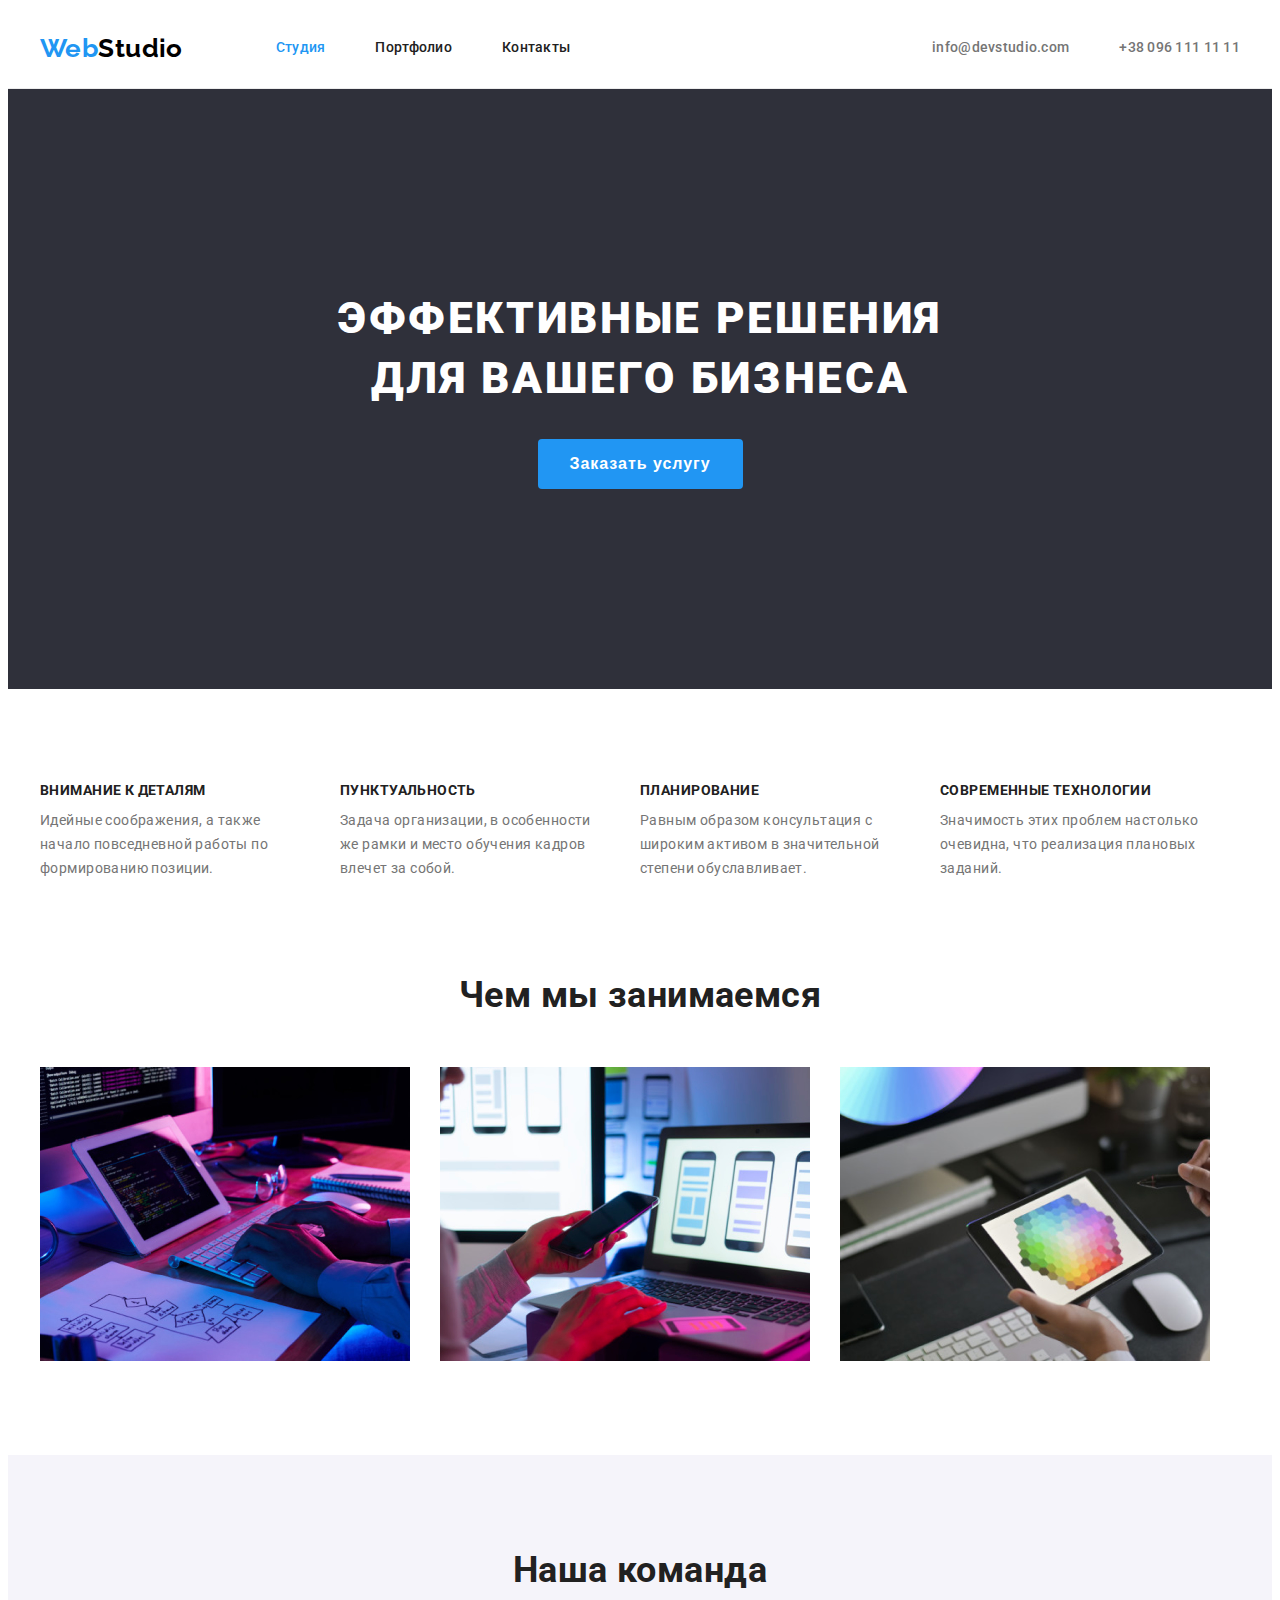
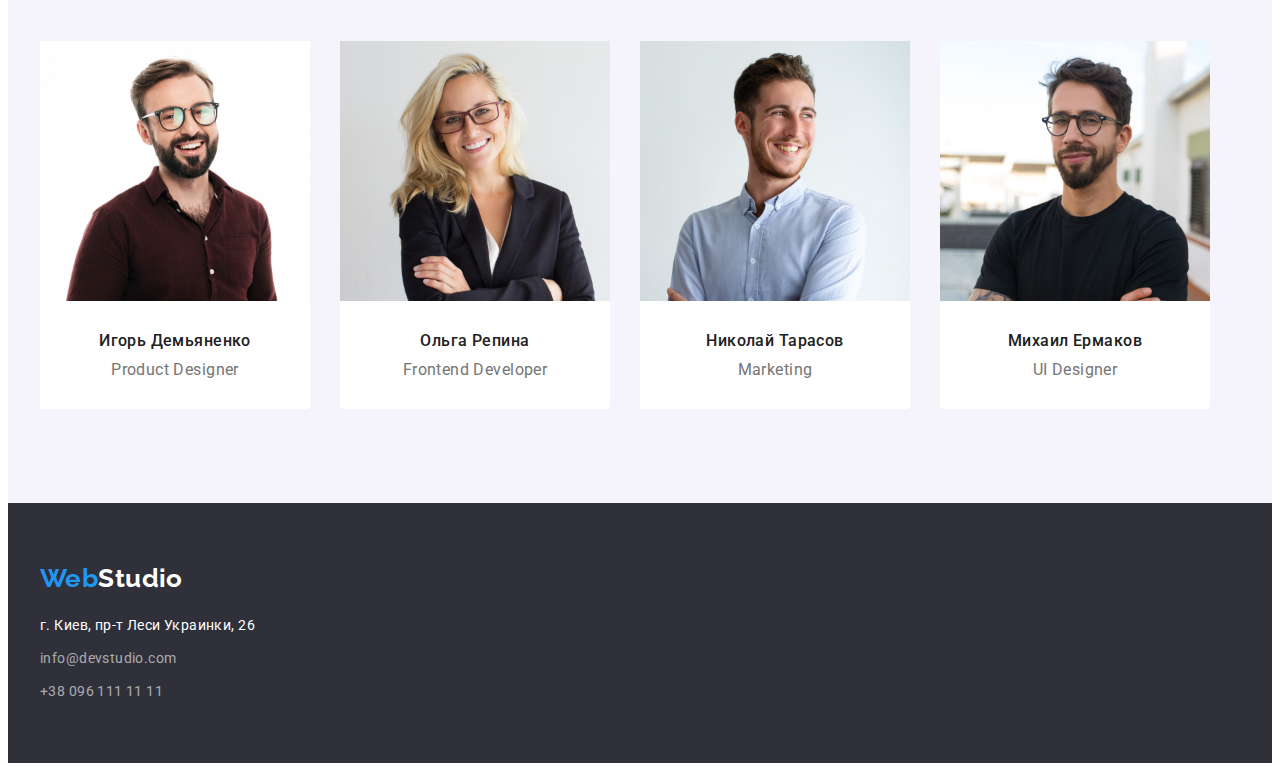
<file: index.html>
<!DOCTYPE html>
<html lang="ru">
   <head>
      <meta charset="UTF-8" />
      <meta http-equiv="X-UA-Compatible" content="IE=edge" />
      <meta name="viewport" content="width=device-width, initial-scale=1.0" />
      <title>Web studio</title>
      <link rel="preconnect" href="https://fonts.googleapis.com" />
      <link rel="preconnect" href="https://fonts.gstatic.com" crossorigin />
      <link
         href="https://fonts.googleapis.com/css2?family=Raleway:wght@700&family=Roboto:wght@400;500;700;900&display=swap"
         rel="stylesheet"
      />
      <link
         rel="stylesheet"
         href="https://cdnjs.cloudflare.com/ajax/libs/modern-normalize/1.1.0/modern-normalize.min.css"
         integrity="sha512-wpPYUAdjBVSE4KJnH1VR1HeZfpl1ub8YT/NKx4PuQ5NmX2tKuGu6U/JRp5y+Y8XG2tV+wKQpNHVUX03MfMFn9Q=="
         crossorigin="anonymous"
         referrerpolicy="no-referrer"
      />
      <link rel="stylesheet" href="./css/styles.css" />
   </head>
   <body>
      <!-- head of title -->
      <header class="header">
         <div class="container header-flex">
            <!-- navigations -->
            <nav class="header-flex">
               <!-- logo -->
               <a class="logo link" href="./index.html">
                  <span class="logo-web">Web</span>Studio
               </a>
               <ul class="list nav-bar">
                  <li class="nav-item">
                     <a class="nav-link current link" href="./index.html">Студия</a>
                  </li>
                  <li class="nav-item">
                     <a class="nav-link link" href="./portfolio.html">Портфолио</a>
                  </li>
                  <li class="nav-item"><a class="nav-link link" href="">Контакты</a></li>
               </ul>
            </nav>
            <!-- address: mail and tel -->
            <ul class="list nav-bar">
               <li class="nav-item">
                  <a class="contact link" href="mailto:info@devstudio.com">info@devstudio.com</a>
               </li>
               <li class="nav-item">
                  <a class="contact link" href="tel:+380961111111">+38 096 111 11 11</a>
               </li>
            </ul>
         </div>
      </header>
      <!-- main content -->
      <main>
         <!-- hero -->
         <section class="hero">
            <div class="container">
               <h1 class="hero-title">Эффективные решения для вашего бизнеса</h1>
               <button class="hero-button" type="button">Заказать услугу</button>
            </div>
         </section>
         <!-- features -->
         <section class="section">
            <div class="container">
               <!--? hide h2 -->
               <h2 class="hide">Преимущества</h2>
               <ul class="list features">
                  <li class="features-item">
                     <h3 class="features-title">Внимание к деталям</h3>
                     <p class="features-text">
                        Идейные соображения, а также начало повседневной работы по формированию
                        позиции.
                     </p>
                  </li>
                  <li class="features-item">
                     <h3 class="features-title">Пунктуальность</h3>
                     <p class="features-text">
                        Задача организации, в особенности же рамки и место обучения кадров влечет за
                        собой.
                     </p>
                  </li>
                  <li class="features-item">
                     <h3 class="features-title">Планирование</h3>
                     <p class="features-text">
                        Равным образом консультация с широким активом в значительной степени
                        обуславливает.
                     </p>
                  </li>
                  <li class="features-item">
                     <h3 class="features-title">Современные технологии</h3>
                     <p class="features-text">
                        Значимость этих проблем настолько очевидна, что реализация плановых заданий.
                     </p>
                  </li>
               </ul>
            </div>
         </section>
         <!-- works -->
         <section class="works-section">
            <div class="container">
               <h2 class="section-title works-title">Чем мы занимаемся</h2>
               <ul class="list works">
                  <li class="works-item">
                     <img src="./images/img-1.jpg" width="370" height="294" alt="разработка ПО" />
                  </li>
                  <li class="works-item">
                     <img
                        src="./images/img-2.jpg"
                        width="370"
                        height="294"
                        alt="разработка макета приложения на смартфон"
                     />
                  </li>
                  <li class="works-item">
                     <img
                        src="./images/img-3.jpg"
                        width="370"
                        height="294"
                        alt="разработка графической части"
                     />
                  </li>
               </ul>
            </div>
         </section>
         <!-- workers -->
         <section class="section worker">
            <div class="container">
               <h2 class="section-title worker-title">Наша команда</h2>
               <ul class="list worker-list">
                  <li class="worker-card">
                     <img
                        width="270"
                        height="260"
                        src="./images/img-4.jpg"
                        alt="фото первого члена команды"
                     />
                     <div class="card">
                        <h3 class="worker-name">Игорь Демьяненко</h3>
                        <p class="worker-position">Product Designer</p>
                     </div>
                  </li>
                  <li class="worker-card">
                     <img
                        width="270"
                        height="260"
                        src="./images/img-5.jpg"
                        alt="фото второго члена команды"
                     />
                     <div class="card">
                        <h3 class="worker-name">Ольга Репина</h3>
                        <p class="worker-position">Frontend Developer</p>
                     </div>
                  </li>
                  <li class="worker-card">
                     <img
                        width="270"
                        height="260"
                        src="./images/img-6.jpg"
                        alt="фото третьего члена команды"
                     />
                     <div class="card">
                        <h3 class="worker-name">Николай Тарасов</h3>
                        <p class="worker-position">Marketing</p>
                     </div>
                  </li>
                  <li class="worker-card">
                     <img
                        width="270"
                        height="260"
                        src="./images/img-7.jpg"
                        alt="фото четвертого члена команды"
                     />
                     <div class="card">
                        <h3 class="worker-name">Михаил Ермаков</h3>
                        <p class="worker-position">UI Designer</p>
                     </div>
                  </li>
               </ul>
            </div>
         </section>
      </main>
      <!-- content of footer -->
      <footer class="footer">
         <div class="container">
            <!-- logo -->
            <a class="logo link" href="./index.html">
               <span class="logo-web">Web</span><span class="logo-studio">Studio</span>
            </a>
            <address class="address">
               <ul class="list">
                  <li class="address-item">
                     <a class="footer-physical link" href="">г. Киев, пр-т Леси Украинки, 26</a>
                  </li>
                  <li class="address-item">
                     <a class="footer-contact link" href="mailto:info@devstudio.com"
                        >info@devstudio.com</a
                     >
                  </li>
                  <li class="address-item">
                     <a class="footer-contact link" href="tel:+380961111111">+38 096 111 11 11</a>
                  </li>
               </ul>
            </address>
         </div>
      </footer>
   </body>
</html>
</file>
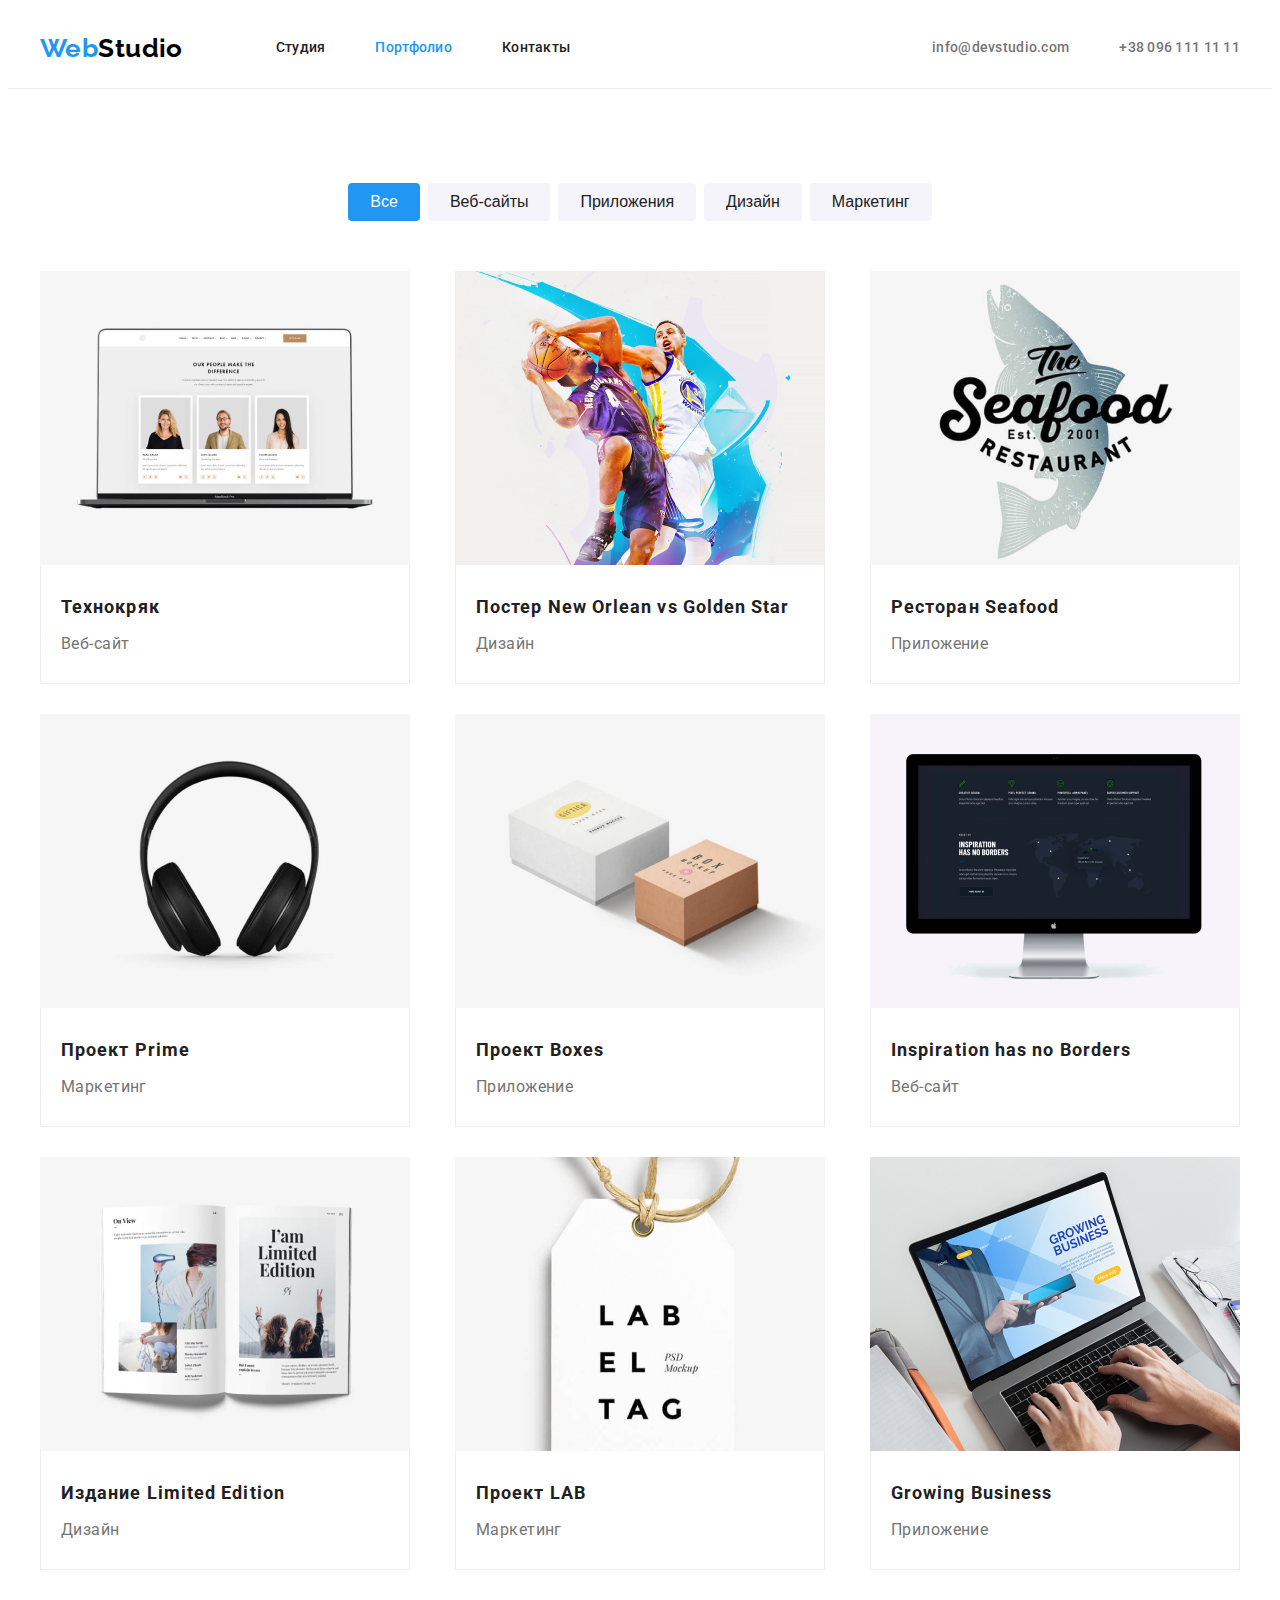
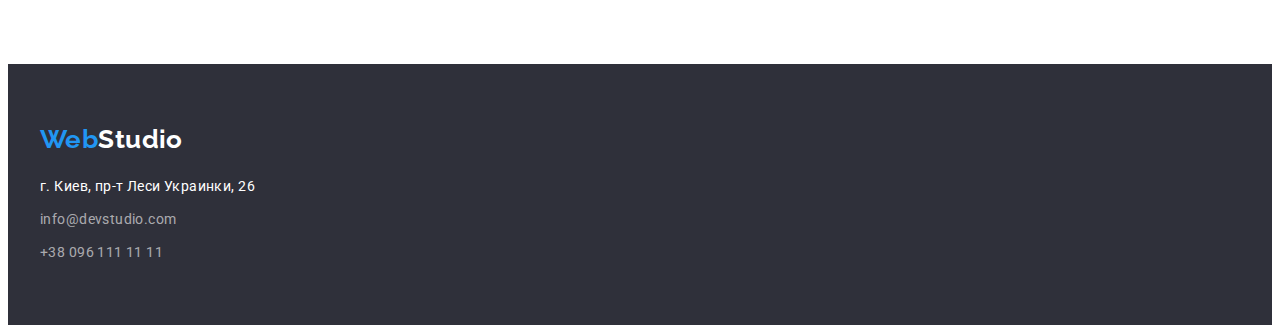
<file: portfolio.html>
<!DOCTYPE html>
<html lang="ru">
   <head>
      <meta charset="UTF-8" />
      <meta http-equiv="X-UA-Compatible" content="IE=edge" />
      <meta name="viewport" content="width=device-width, initial-scale=1.0" />
      <title>Web studio</title>
      <link rel="preconnect" href="https://fonts.googleapis.com" />
      <link rel="preconnect" href="https://fonts.gstatic.com" crossorigin />
      <link
         href="https://fonts.googleapis.com/css2?family=Raleway:wght@700&family=Roboto:wght@400;500;700;900&display=swap"
         rel="stylesheet"
      />
      <link
         rel="stylesheet"
         href="https://cdnjs.cloudflare.com/ajax/libs/modern-normalize/1.1.0/modern-normalize.min.css"
         integrity="sha512-wpPYUAdjBVSE4KJnH1VR1HeZfpl1ub8YT/NKx4PuQ5NmX2tKuGu6U/JRp5y+Y8XG2tV+wKQpNHVUX03MfMFn9Q=="
         crossorigin="anonymous"
         referrerpolicy="no-referrer"
      />
      <link rel="stylesheet" href="./css/styles.css" />
   </head>
   <body>
      <!-- head of title -->
      <header class="header">
         <div class="container header-flex">
            <!-- navigations -->
            <nav class="header-flex">
               <!-- logo -->
               <a class="logo link" href="./index.html">
                  <span class="logo-web">Web</span>Studio
               </a>
               <ul class="list nav-bar">
                  <li class="nav-item">
                     <a class="nav-link link" href="./index.html">Студия</a>
                  </li>
                  <li class="nav-item">
                     <a class="nav-link current link" href="./portfolio.html">Портфолио</a>
                  </li>
                  <li class="nav-item"><a class="nav-link link" href="">Контакты</a></li>
               </ul>
            </nav>
            <!-- address: mail and tel -->
            <ul class="list nav-bar">
               <li class="nav-item">
                  <a class="contact link" href="mailto:info@devstudio.com">info@devstudio.com</a>
               </li>
               <li class="nav-item">
                  <a class="contact link" href="tel:+380961111111">+38 096 111 11 11</a>
               </li>
            </ul>
         </div>
      </header>
      <!-- main content -->
      <main>
         <!-- projects -->
         <section class="section">
            <div class="container">
               <!--? hide h1 -->
               <h1 class="hide">Наши проекты</h1>
               <!-- buttons list -->
               <ul class="list buttons-list">
                  <li class="buttons-item">
                     <button class="project-button active" type="button">Все</button>
                  </li>
                  <li class="buttons-item">
                     <button class="project-button" type="button">Веб-сайты</button>
                  </li>
                  <li class="buttons-item">
                     <button class="project-button" type="button">Приложения</button>
                  </li>
                  <li class="buttons-item">
                     <button class="project-button" type="button">Дизайн</button>
                  </li>
                  <li class="buttons-item">
                     <button class="project-button" type="button">Маркетинг</button>
                  </li>
               </ul>
               <!-- projects list -->
               <ul class="list project-list">
                  <li class="project-card">
                     <a class="link" href="">
                        <img src="./images/card-1.jpg" alt="фото веб-сайта" />
                        <div class="card-container">
                        <h2 class="project-title">Технокряк</h2>
                        <p class="project-text">Веб-сайт</p>
                        </div>
                     </a>
                  </li>
                  <li class="project-card">
                     <a class="link" href="">
                        <img src="./images/card-2.jpg" alt="фото постера" />
                        <div class="card-container">
                        <h2 class="project-title">Постер New Orlean vs Golden Star</h2>
                        <p class="project-text">Дизайн</p>
                        </div>
                     </a>
                  </li>
                  <li class="project-card">
                     <a class="link" href="">
                        <img src="./images/card-3.jpg" alt="логотип ресторана" />
                        <div class="card-container">
                        <h2 class="project-title">Ресторан Seafood</h2>
                        <p class="project-text">Приложение</p>
                        </div>
                     </a>
                  </li>
                  <li class="project-card">
                     <a class="link" href="">
                        <img src="./images/card-4.jpg" alt="чёрные наушники" />
                        <div class="card-container">
                        <h2 class="project-title">Проект Prime</h2>
                        <p class="project-text">Маркетинг</p>
                        </div>
                     </a>
                  </li>
                  <li class="project-card">
                     <a class="link" href="">
                        <img src="./images/card-5.jpg" alt="две коробки" />
                        <div class="card-container">
                        <h2 class="project-title">Проект Boxes</h2>
                        <p class="project-text">Приложение</p>
                        </div>
                     </a>
                  </li>
                  <li class="project-card">
                     <a class="link" href="">
                        <img src="./images/card-6.jpg" alt="фото веб-сайта" />
                        <div class="card-container">
                        <h2 class="project-title">Inspiration has no Borders</h2>
                        <p class="project-text">Веб-сайт</p>
                        </div>
                     </a>
                  </li>
                  <li class="project-card">
                     <a class="link" href="">
                        <img src="./images/card-7.jpg" alt="дизайн книги" />
                        <div class="card-container">
                        <h2 class="project-title">Издание Limited Edition</h2>
                        <p class="project-text">Дизайн</p>
                        </div>
                     </a>
                  </li>
                  <li class="project-card">
                     <a class="link" href="">
                        <img src="./images/card-8.jpg" alt="бирка с надписью LAB" />
                        <div class="card-container">
                        <h2 class="project-title">Проект LAB</h2>
                        <p class="project-text">Маркетинг</p>
                        </div>
                     </a>
                  </li>
                  <li class="project-card">
                     <a class="link" href="">
                        <img src="./images/card-9.jpg" alt="фото веб-приложения" />
                        <div class="card-container">
                           <h2 class="project-title">Growing Business</h2>
                           <p class="project-text">Приложение</p>
                        </div>
                     </a>
                  </li>
               </ul>
            </div>
         </section>
      </main>
      <!-- content of footer -->
      <footer class="footer">
         <div class="container">
            <!-- logo -->
            <a class="logo link" href="./index.html">
               <span class="logo-web">Web</span><span class="logo-studio">Studio</span>
            </a>
            <address class="address">
               <ul class="list">
                  <li class="address-item">
                     <a class="footer-physical link" href="">г. Киев, пр-т Леси Украинки, 26</a>
                  </li>
                  <li class="address-item">
                     <a class="footer-contact link" href="mailto:info@devstudio.com"
                        >info@devstudio.com</a
                     >
                  </li>
                  <li class="address-item">
                     <a class="footer-contact link" href="tel:+380961111111">+38 096 111 11 11</a>
                  </li>
               </ul>
            </address>
         </div>
      </footer>
   </body>
</html>
</file>
<file: css/styles.css>
/* main color #FFFFFF;
accent color #2196F3;
theme color  #F5F4FA;
second theme color  #2F303A;
text color  #212121
second text color #757575;
*/
:root {
   --text-color: #212121;
   --second-text-color: #757575;
   --accent-color: #2196F3;
   --main-color: #FFFFFF;
   --theme-color: #F5F4FA;
   --second-theme-color: #2F303A;
}
body {
   font-family: 'Roboto', sans-serif;
   color: var(--text-color);
   background-color: var(--main-color);
   font-size: 14px;
   letter-spacing: 0.03em;
}
h1, h2, h3, h4, h5, h6, p, ul {
   margin: 0;
   padding: 0;
}
img {
   display: block;
}

/** Utility class */

.list {
   list-style: none;
}
.link {
   text-decoration: none;
   color: var(--text-color);
   padding: 0;
   margin: 0;
}
.section-title {
   font-weight: 700;
   font-size: 36px;
   line-height: 1.17;
   text-align: center; 
}
.container {
   width: 1200px;
   margin-left: auto;
   margin-right: auto;
   padding-left: 15px;
   padding-right: 15px;
}
.section {
   padding-top: 94px;
   padding-bottom: 94px;
}
.hide {
   position: absolute;
   white-space: nowrap;
   width: 1px;
   height: 1px;
   overflow: hidden;
   border: 0;
   padding: 0;
   clip: rect(0 0 0 0);
   clip-path: inset(50%);
   margin: -1px;
}
/** HEADER */
.header {
   border-bottom: 1px solid #ECECEC
}
.nav-bar {
   display: flex;
   margin-left: auto;
}
.header-flex {
   display: flex;
   align-items: center;
}
/*! 2 способа запомнить  */
/* .nav-item:not(:first-child) {
   outline: 1px solid navy;
   margin-left: 50px;
} */
.nav-item + .nav-item {
   margin-left: 50px; 
}
.logo {
   display: block;
   padding: 24px 0;
   margin-right: 93px;

   font-family: 'Raleway', sans-serif;
   font-weight: 700;
   font-size: 26px;
   line-height: 1.19;
   color: #000000;
}
.logo-web {
   color: var(--accent-color);
}
.logo-studio {
   color: var(--main-color);
}
.nav-link,
.contact {
   padding: 32px 0;
   display: block;
   
   font-weight: 500;
   line-height: 1.14;
   letter-spacing: 0.02em;
   color: var(--text-color);
}  
.contact {
   color: var(--second-text-color);
}
.nav-link:hover,
.nav-link:focus,
.contact:focus,
.contact:hover,
.current {
   color: var(--accent-color);
}

/* * HERO SECTION */

.hero {
   background-color: var(--second-theme-color);
   padding-top: 200px;
   padding-bottom: 200px;
}
.hero-title {
   max-width: 700px;
   margin-left: auto;
   margin-right: auto;
   font-weight: 900;
   font-size: 44px;
   line-height: 1.36;
   text-align: center;
   letter-spacing: 0.06em;
   text-transform: uppercase;
   color: var(--main-color);
}
.hero-button {
   margin-top: 30px;
   margin-left: auto;
   margin-right: auto;
   padding: 10px 32px;
   border: none;
   border-radius: 4px;

   background-color: var(--accent-color);
   font-weight: 700;
   font-size: 16px;
   line-height: 1.88;
   display: flex;
   align-items: center;
   text-align: center;
   letter-spacing: 0.06em;
   cursor: pointer;
   color: var(--main-color);
}
.hero-button:focus,
.hero-button:hover {
   background-color: #188CE8;
}

/* * FEATURES SECTION */

.features {
   display: flex;
}
.features-item {
   width: 270px;
}
.features-item + .features-item {
   margin-left: 30px;
}
.features-title {
   margin-bottom: 10px;
   font-weight: 700;
   line-height: 1.14;
   text-transform: uppercase;
   font-size: 14px;
}
.features-text {
   font-weight: 400;
   line-height: 1.71;
   text-align: left;
   vertical-align: top;
   color: var(--second-text-color);
}

/* * WORKS SECTION */
.works-section {
   padding-bottom: 94px;
}
.works {
   display: flex;
}
.works-title {
   margin-bottom: 50px;
}
.works-item + .works-item {
   margin-left: 30px;
}

/* * WORKERS SECTION */

.worker {
   background-color: var(--theme-color);
}
.worker-list {
   display: flex;
}
.card {
   padding-top: 30px;
   padding-bottom: 30px;
   padding-left: auto;
   padding-right: auto;
}
.worker-title {
   margin-bottom: 50px;
}
.worker-card {
   width: 270px;
   border-radius: 4px;
   
   background-color: var(--main-color);
   font-size: 16px;
   line-height: 1.19;
}
.worker-card+.worker-card {
   margin-left: 30px;
}
.worker-name {
   margin-bottom: 10px;

   font-weight: 500;
   font-size: 16px;
   text-align: center;
}
.worker-position {
   text-align: center;
   font-weight: 400;
   color: var(--second-text-color);
}

/* * PROJECTS */
.buttons-list {
   display: flex;
   margin-bottom: 50px;
   justify-content: center;
}
.project-button:focus,
.project-button:hover,
.project-button.active {
   background-color: var(--accent-color);
   color: var(--main-color);
}
.project-button {
   border: none;
   border-radius: 4px;
   padding: 6px 22px;

   background-color: var(--theme-color);
   color: var(--text-color);
   font-weight: 500;
   font-size: 16px;
   line-height: 1.62;
   text-align: center;
   cursor: pointer;
}
.buttons-item+.buttons-item {
   margin-left: 8px;
}
.project-list {
   display: flex;
   flex-wrap: wrap;
   justify-content: space-between;
}
.project-card {
   width: 370px;
   margin-bottom: 30px;
}
.project-card:nth-last-child(-n+3) {
   margin: 0;
}
.card-container {
   padding: 24px 20px;
   border-left: 1px solid #EEEEEE;
   border-bottom: 1px solid #EEEEEE;
   border-right: 1px solid #EEEEEE;
}
.project-title {
   margin-bottom: 4px;

   text-align: left;
   font-weight: 700;
   font-size: 18px;
   line-height: 2;
   letter-spacing: 0.06em;
}
.project-text {
   text-align: left;
   font-weight: 400;
   font-size: 16px;
   line-height: 1.88;
   color: var(--second-text-color);
}

/* * FOOTER CONTENT * */

.footer {
   background-color: var(--second-theme-color);
   padding-top: 60px;
   padding-bottom: 60px;
}
.footer .logo {
   padding: 0;
   margin-bottom: 20px;
}
.address {
}
.address-item + .address-item {
   margin-top: 9px;
}
.footer-contact {
   font-weight: 400;
   line-height: 1.71;
   color: rgba(255, 255, 255, 0.6);
   font-style: normal;
}
.footer-physical {
   color: var(--main-color);
   font-weight: 400;
   line-height: 1.71;
   font-style: normal;
}
.footer-contact:hover,
.footer-contact:focus
{
   color: var(--accent-color);
}
</file>
